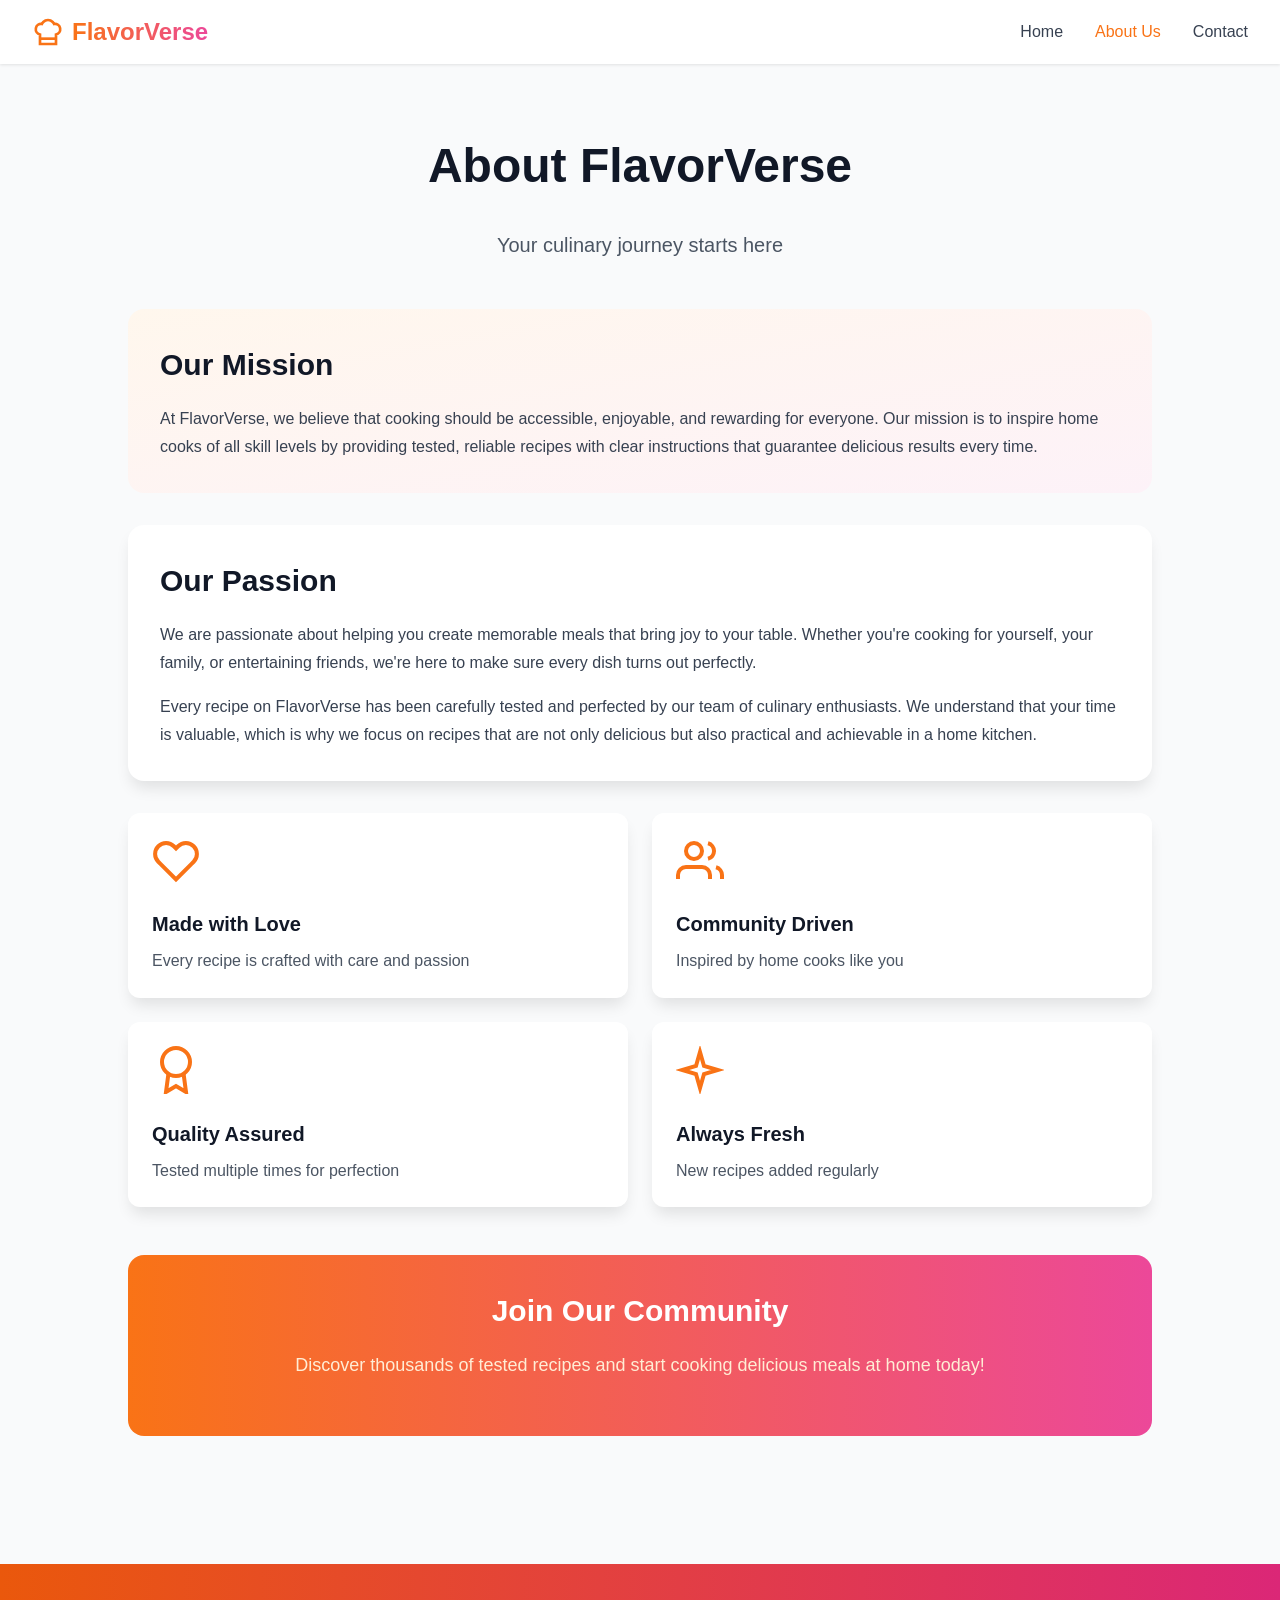
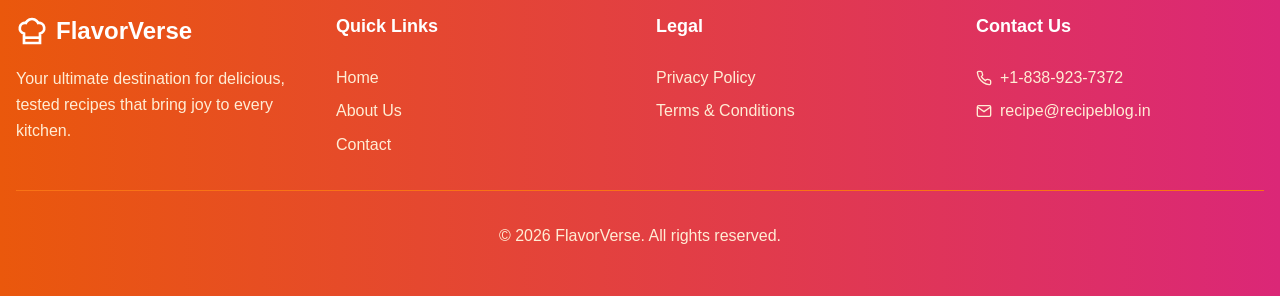
<file: about.html>
<!DOCTYPE html>
<html lang="en">
<head>
    <meta charset="UTF-8">
    <meta name="viewport" content="width=device-width, initial-scale=1.0">
    <title>About Us - FlavorVerse</title>
    <link rel="stylesheet" href="styles.css">
</head>
<body>
    <!-- Header -->
    <header id="header" class="header">
        <nav class="nav-container">
            <div class="nav-content">
                <!-- Logo -->
                <a href="index.html" class="logo">
                    <svg class="logo-icon" viewBox="0 0 24 24" fill="none" stroke="currentColor" stroke-width="2">
                        <path d="M6 13.87A4 4 0 0 1 7.41 6a5.11 5.11 0 0 1 1.05-1.54 5 5 0 0 1 7.08 0A5.11 5.11 0 0 1 16.59 6 4 4 0 0 1 18 13.87V21H6Z"/>
                        <line x1="6" y1="17" x2="18" y2="17"/>
                    </svg>
                    <span class="logo-text">FlavorVerse</span>
                </a>

                <!-- Desktop Navigation -->
                <div class="nav-links">
                    <a href="index.html" class="nav-link">Home</a>
                    <a href="about.html" class="nav-link active">About Us</a>
                    <a href="contact.html" class="nav-link">Contact</a>
                </div>

                <!-- Mobile Menu Button -->
                <button class="mobile-menu-btn" id="mobileMenuBtn" aria-label="Toggle menu">
                    <svg class="menu-icon" id="menuIcon" viewBox="0 0 24 24" fill="none" stroke="currentColor" stroke-width="2">
                        <line x1="3" y1="12" x2="21" y2="12"/>
                        <line x1="3" y1="6" x2="21" y2="6"/>
                        <line x1="3" y1="18" x2="21" y2="18"/>
                    </svg>
                    <svg class="close-icon hidden" id="closeIcon" viewBox="0 0 24 24" fill="none" stroke="currentColor" stroke-width="2">
                        <line x1="18" y1="6" x2="6" y2="18"/>
                        <line x1="6" y1="6" x2="18" y2="18"/>
                    </svg>
                </button>
            </div>
        </nav>

        <!-- Mobile Navigation -->
        <div class="mobile-nav hidden" id="mobileNav">
            <div class="mobile-nav-content">
                <a href="index.html" class="mobile-nav-link">Home</a>
                <a href="about.html" class="mobile-nav-link active">About Us</a>
                <a href="contact.html" class="mobile-nav-link">Contact</a>
            </div>
        </div>
    </header>

    <!-- Main Content -->
    <main class="main-content">
        <div class="page-container">
            <div class="page-content-narrow">
                <div class="page-header">
                    <h1 class="page-title">About FlavorVerse</h1>
                    <p class="page-subtitle">Your culinary journey starts here</p>
                </div>
                
                <div class="content-section bg-gradient rounded-xl mb-8">
                    <h2 class="content-title">Our Mission</h2>
                    <p class="content-text">
                        At FlavorVerse, we believe that cooking should be accessible, enjoyable, and rewarding for everyone. 
                        Our mission is to inspire home cooks of all skill levels by providing tested, reliable recipes with 
                        clear instructions that guarantee delicious results every time.
                    </p>
                </div>
                
                <div class="content-section bg-white rounded-xl shadow-lg mb-8">
                    <h2 class="content-title">Our Passion</h2>
                    <p class="content-text mb-4">
                        We are passionate about helping you create memorable meals that bring joy to your table. Whether 
                        you're cooking for yourself, your family, or entertaining friends, we're here to make sure every 
                        dish turns out perfectly.
                    </p>
                    <p class="content-text">
                        Every recipe on FlavorVerse has been carefully tested and perfected by our team of culinary 
                        enthusiasts. We understand that your time is valuable, which is why we focus on recipes that are 
                        not only delicious but also practical and achievable in a home kitchen.
                    </p>
                </div>
                
                <div class="values-grid">
                    <div class="value-card animate-fade-in">
                        <svg class="value-icon" viewBox="0 0 24 24" fill="none" stroke="currentColor" stroke-width="2">
                            <path d="M20.84 4.61a5.5 5.5 0 0 0-7.78 0L12 5.67l-1.06-1.06a5.5 5.5 0 0 0-7.78 7.78l1.06 1.06L12 21.23l7.78-7.78 1.06-1.06a5.5 5.5 0 0 0 0-7.78z"/>
                        </svg>
                        <h3 class="value-title">Made with Love</h3>
                        <p class="value-description">Every recipe is crafted with care and passion</p>
                    </div>
                    
                    <div class="value-card animate-fade-in" style="animation-delay: 0.1s">
                        <svg class="value-icon" viewBox="0 0 24 24" fill="none" stroke="currentColor" stroke-width="2">
                            <path d="M17 21v-2a4 4 0 0 0-4-4H5a4 4 0 0 0-4 4v2"/>
                            <circle cx="9" cy="7" r="4"/>
                            <path d="M23 21v-2a4 4 0 0 0-3-3.87"/>
                            <path d="M16 3.13a4 4 0 0 1 0 7.75"/>
                        </svg>
                        <h3 class="value-title">Community Driven</h3>
                        <p class="value-description">Inspired by home cooks like you</p>
                    </div>
                    
                    <div class="value-card animate-fade-in" style="animation-delay: 0.2s">
                        <svg class="value-icon" viewBox="0 0 24 24" fill="none" stroke="currentColor" stroke-width="2">
                            <circle cx="12" cy="8" r="7"/>
                            <polyline points="8.21 13.89 7 23 12 20 17 23 15.79 13.88"/>
                        </svg>
                        <h3 class="value-title">Quality Assured</h3>
                        <p class="value-description">Tested multiple times for perfection</p>
                    </div>
                    
                    <div class="value-card animate-fade-in" style="animation-delay: 0.3s">
                        <svg class="value-icon" viewBox="0 0 24 24" fill="none" stroke="currentColor" stroke-width="2">
                            <path d="M12 3L14 10L21 12L14 14L12 21L10 14L3 12L10 10L12 3Z"/>
                        </svg>
                        <h3 class="value-title">Always Fresh</h3>
                        <p class="value-description">New recipes added regularly</p>
                    </div>
                </div>
                
                <div class="cta-section">
                    <h2 class="cta-title">Join Our Community</h2>
                    <p class="cta-text">
                        Discover thousands of tested recipes and start cooking delicious meals at home today!
                    </p>
                </div>
            </div>
        </div>
    </main>

    <!-- Footer -->
    <footer class="footer">
        <div class="footer-container">
            <div class="footer-grid">
                <!-- Brand -->
                <div class="footer-section">
                    <div class="footer-brand">
                        <svg class="footer-logo-icon" viewBox="0 0 24 24" fill="none" stroke="currentColor" stroke-width="2">
                            <path d="M6 13.87A4 4 0 0 1 7.41 6a5.11 5.11 0 0 1 1.05-1.54 5 5 0 0 1 7.08 0A5.11 5.11 0 0 1 16.59 6 4 4 0 0 1 18 13.87V21H6Z"/>
                            <line x1="6" y1="17" x2="18" y2="17"/>
                        </svg>
                        <span class="footer-brand-text">FlavorVerse</span>
                    </div>
                    <p class="footer-description">
                        Your ultimate destination for delicious, tested recipes that bring joy to every kitchen.
                    </p>
                </div>

                <!-- Quick Links -->
                <div class="footer-section">
                    <h3 class="footer-title">Quick Links</h3>
                    <ul class="footer-links">
                        <li><a href="index.html" class="footer-link">Home</a></li>
                        <li><a href="about.html" class="footer-link">About Us</a></li>
                        <li><a href="contact.html" class="footer-link">Contact</a></li>
                    </ul>
                </div>

                <!-- Legal -->
                <div class="footer-section">
                    <h3 class="footer-title">Legal</h3>
                    <ul class="footer-links">
                        <li><a href="privacy.html" class="footer-link">Privacy Policy</a></li>
                        <li><a href="terms.html" class="footer-link">Terms & Conditions</a></li>
                    </ul>
                </div>

                <!-- Contact Info -->
                <div class="footer-section">
                    <h3 class="footer-title">Contact Us</h3>
                    <ul class="footer-contact">
                        <li class="footer-contact-item">
                            <svg class="footer-icon" viewBox="0 0 24 24" fill="none" stroke="currentColor" stroke-width="2">
                                <path d="M22 16.92v3a2 2 0 0 1-2.18 2 19.79 19.79 0 0 1-8.63-3.07 19.5 19.5 0 0 1-6-6 19.79 19.79 0 0 1-3.07-8.67A2 2 0 0 1 4.11 2h3a2 2 0 0 1 2 1.72 12.84 12.84 0 0 0 .7 2.81 2 2 0 0 1-.45 2.11L8.09 9.91a16 16 0 0 0 6 6l1.27-1.27a2 2 0 0 1 2.11-.45 12.84 12.84 0 0 0 2.81.7A2 2 0 0 1 22 16.92z"/>
                            </svg>
                            <span>+1-838-923-7372</span>
                        </li>
                        <li class="footer-contact-item">
                            <svg class="footer-icon" viewBox="0 0 24 24" fill="none" stroke="currentColor" stroke-width="2">
                                <path d="M4 4h16c1.1 0 2 .9 2 2v12c0 1.1-.9 2-2 2H4c-1.1 0-2-.9-2-2V6c0-1.1.9-2 2-2z"/>
                                <polyline points="22,6 12,13 2,6"/>
                            </svg>
                            <span>recipe@recipeblog.in</span>
                        </li>
                    </ul>
                </div>
            </div>

            <div class="footer-bottom">
                <p>&copy; 2026 FlavorVerse. All rights reserved.</p>
            </div>
        </div>
    </footer>

    <script src="mobile-menu.js"></script>
</body>
</html>
</file>
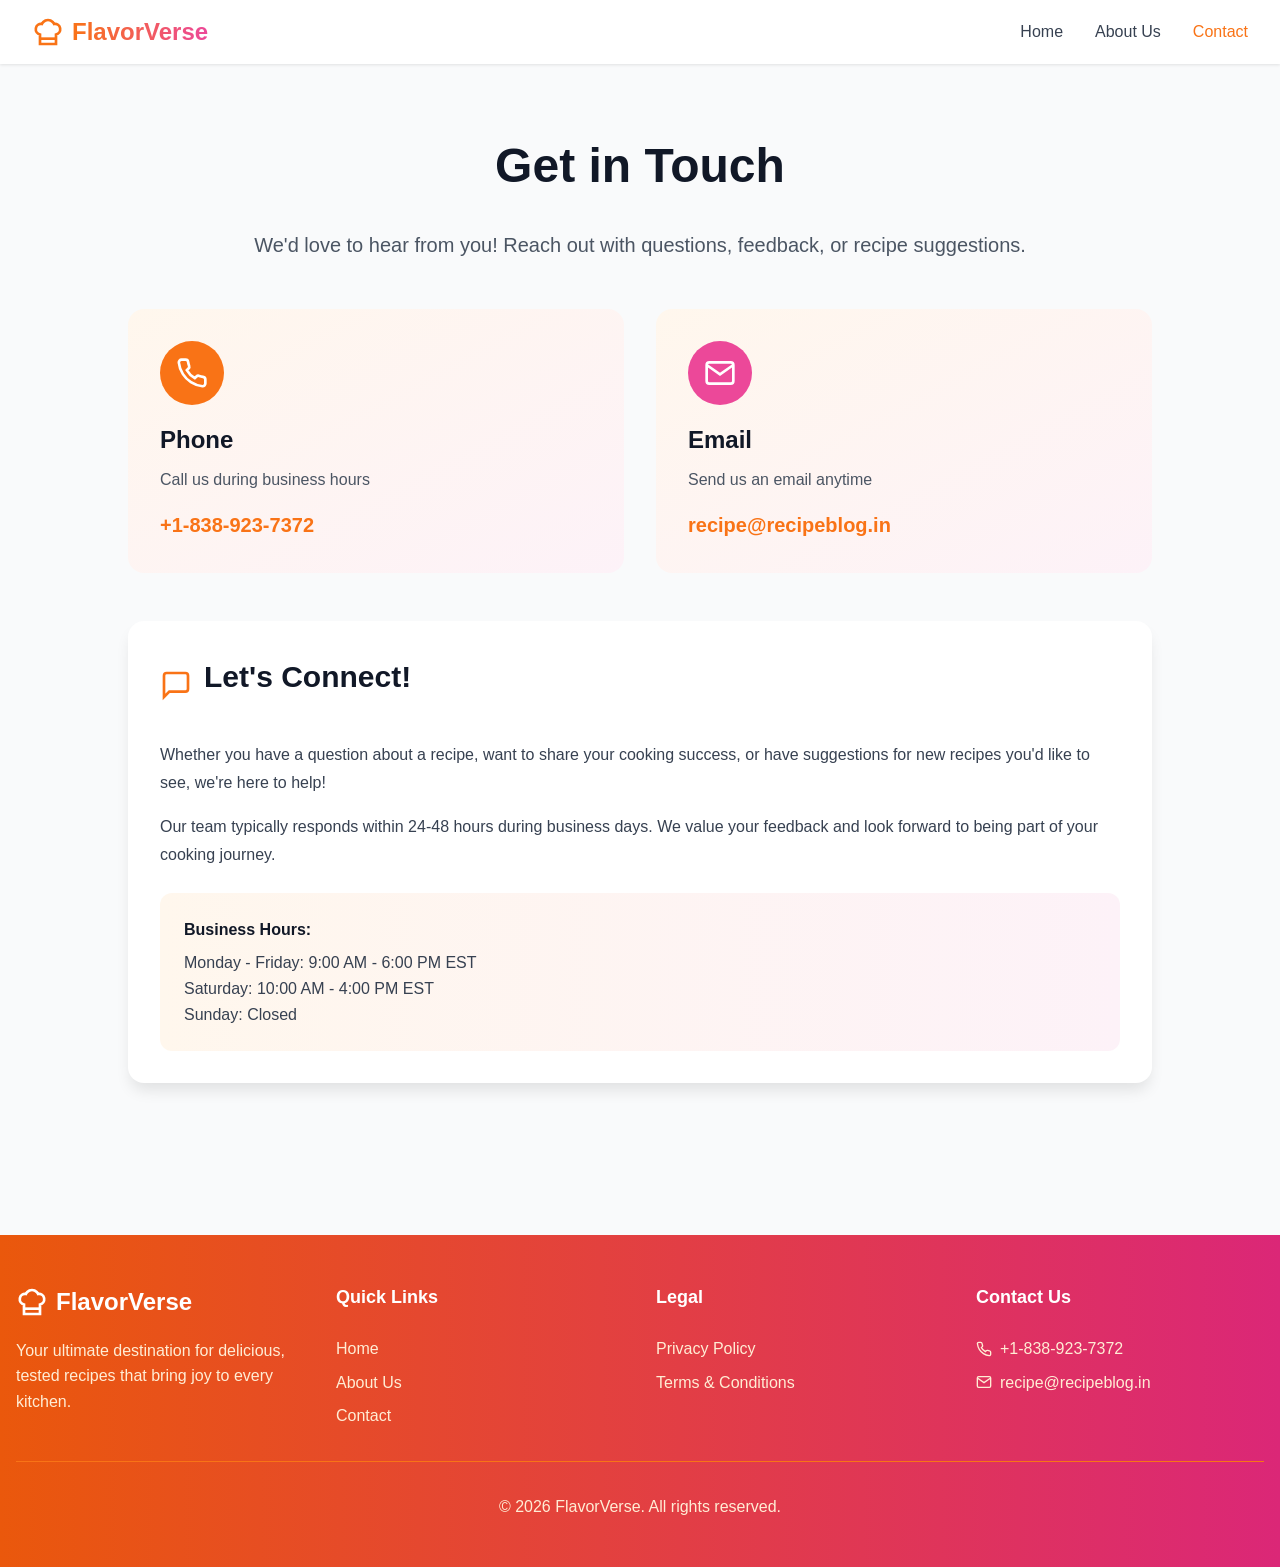
<file: contact.html>
<!DOCTYPE html>
<html lang="en">
<head>
    <meta charset="UTF-8">
    <meta name="viewport" content="width=device-width, initial-scale=1.0">
    <title>Contact Us - FlavorVerse</title>
    <link rel="stylesheet" href="styles.css">
</head>
<body>
    <!-- Header -->
    <header id="header" class="header">
        <nav class="nav-container">
            <div class="nav-content">
                <!-- Logo -->
                <a href="index.html" class="logo">
                    <svg class="logo-icon" viewBox="0 0 24 24" fill="none" stroke="currentColor" stroke-width="2">
                        <path d="M6 13.87A4 4 0 0 1 7.41 6a5.11 5.11 0 0 1 1.05-1.54 5 5 0 0 1 7.08 0A5.11 5.11 0 0 1 16.59 6 4 4 0 0 1 18 13.87V21H6Z"/>
                        <line x1="6" y1="17" x2="18" y2="17"/>
                    </svg>
                    <span class="logo-text">FlavorVerse</span>
                </a>

                <!-- Desktop Navigation -->
                <div class="nav-links">
                    <a href="index.html" class="nav-link">Home</a>
                    <a href="about.html" class="nav-link">About Us</a>
                    <a href="contact.html" class="nav-link active">Contact</a>
                </div>

                <!-- Mobile Menu Button -->
                <button class="mobile-menu-btn" id="mobileMenuBtn" aria-label="Toggle menu">
                    <svg class="menu-icon" id="menuIcon" viewBox="0 0 24 24" fill="none" stroke="currentColor" stroke-width="2">
                        <line x1="3" y1="12" x2="21" y2="12"/>
                        <line x1="3" y1="6" x2="21" y2="6"/>
                        <line x1="3" y1="18" x2="21" y2="18"/>
                    </svg>
                    <svg class="close-icon hidden" id="closeIcon" viewBox="0 0 24 24" fill="none" stroke="currentColor" stroke-width="2">
                        <line x1="18" y1="6" x2="6" y2="18"/>
                        <line x1="6" y1="6" x2="18" y2="18"/>
                    </svg>
                </button>
            </div>
        </nav>

        <!-- Mobile Navigation -->
        <div class="mobile-nav hidden" id="mobileNav">
            <div class="mobile-nav-content">
                <a href="index.html" class="mobile-nav-link">Home</a>
                <a href="about.html" class="mobile-nav-link">About Us</a>
                <a href="contact.html" class="mobile-nav-link active">Contact</a>
            </div>
        </div>
    </header>

    <!-- Main Content -->
    <main class="main-content">
        <div class="page-container">
            <div class="page-content-narrow">
                <div class="page-header">
                    <h1 class="page-title">Get in Touch</h1>
                    <p class="page-subtitle">We'd love to hear from you! Reach out with questions, feedback, or recipe suggestions.</p>
                </div>
                
                <div class="contact-grid">
                    <div class="contact-card">
                        <div class="contact-icon-wrapper bg-orange">
                            <svg class="contact-icon" viewBox="0 0 24 24" fill="none" stroke="currentColor" stroke-width="2">
                                <path d="M22 16.92v3a2 2 0 0 1-2.18 2 19.79 19.79 0 0 1-8.63-3.07 19.5 19.5 0 0 1-6-6 19.79 19.79 0 0 1-3.07-8.67A2 2 0 0 1 4.11 2h3a2 2 0 0 1 2 1.72 12.84 12.84 0 0 0 .7 2.81 2 2 0 0 1-.45 2.11L8.09 9.91a16 16 0 0 0 6 6l1.27-1.27a2 2 0 0 1 2.11-.45 12.84 12.84 0 0 0 2.81.7A2 2 0 0 1 22 16.92z"/>
                            </svg>
                        </div>
                        <h3 class="contact-card-title">Phone</h3>
                        <p class="contact-card-text">Call us during business hours</p>
                        <a href="tel:+18389237372" class="contact-link">+1-838-923-7372</a>
                    </div>
                    
                    <div class="contact-card">
                        <div class="contact-icon-wrapper bg-pink">
                            <svg class="contact-icon" viewBox="0 0 24 24" fill="none" stroke="currentColor" stroke-width="2">
                                <path d="M4 4h16c1.1 0 2 .9 2 2v12c0 1.1-.9 2-2 2H4c-1.1 0-2-.9-2-2V6c0-1.1.9-2 2-2z"/>
                                <polyline points="22,6 12,13 2,6"/>
                            </svg>
                        </div>
                        <h3 class="contact-card-title">Email</h3>
                        <p class="contact-card-text">Send us an email anytime</p>
                        <a href="mailto:recipe@recipeblog.in" class="contact-link">recipe@recipeblog.in</a>
                    </div>
                </div>
                
                <div class="content-section bg-white rounded-xl shadow-lg">
                    <div class="content-header">
                        <svg class="content-header-icon" viewBox="0 0 24 24" fill="none" stroke="currentColor" stroke-width="2">
                            <path d="M21 15a2 2 0 0 1-2 2H7l-4 4V5a2 2 0 0 1 2-2h14a2 2 0 0 1 2 2z"/>
                        </svg>
                        <h2 class="content-title">Let's Connect!</h2>
                    </div>
                    <div class="content-body">
                        <p class="content-text mb-4">
                            Whether you have a question about a recipe, want to share your cooking success, or have 
                            suggestions for new recipes you'd like to see, we're here to help!
                        </p>
                        <p class="content-text mb-6">
                            Our team typically responds within 24-48 hours during business days. We value your feedback 
                            and look forward to being part of your cooking journey.
                        </p>
                        <div class="business-hours">
                            <p class="business-hours-title">Business Hours:</p>
                            <p class="business-hours-item">Monday - Friday: 9:00 AM - 6:00 PM EST</p>
                            <p class="business-hours-item">Saturday: 10:00 AM - 4:00 PM EST</p>
                            <p class="business-hours-item">Sunday: Closed</p>
                        </div>
                    </div>
                </div>
            </div>
        </div>
    </main>

    <!-- Footer -->
    <footer class="footer">
        <div class="footer-container">
            <div class="footer-grid">
                <!-- Brand -->
                <div class="footer-section">
                    <div class="footer-brand">
                        <svg class="footer-logo-icon" viewBox="0 0 24 24" fill="none" stroke="currentColor" stroke-width="2">
                            <path d="M6 13.87A4 4 0 0 1 7.41 6a5.11 5.11 0 0 1 1.05-1.54 5 5 0 0 1 7.08 0A5.11 5.11 0 0 1 16.59 6 4 4 0 0 1 18 13.87V21H6Z"/>
                            <line x1="6" y1="17" x2="18" y2="17"/>
                        </svg>
                        <span class="footer-brand-text">FlavorVerse</span>
                    </div>
                    <p class="footer-description">
                        Your ultimate destination for delicious, tested recipes that bring joy to every kitchen.
                    </p>
                </div>

                <!-- Quick Links -->
                <div class="footer-section">
                    <h3 class="footer-title">Quick Links</h3>
                    <ul class="footer-links">
                        <li><a href="index.html" class="footer-link">Home</a></li>
                        <li><a href="about.html" class="footer-link">About Us</a></li>
                        <li><a href="contact.html" class="footer-link">Contact</a></li>
                    </ul>
                </div>

                <!-- Legal -->
                <div class="footer-section">
                    <h3 class="footer-title">Legal</h3>
                    <ul class="footer-links">
                        <li><a href="privacy.html" class="footer-link">Privacy Policy</a></li>
                        <li><a href="terms.html" class="footer-link">Terms & Conditions</a></li>
                    </ul>
                </div>

                <!-- Contact Info -->
                <div class="footer-section">
                    <h3 class="footer-title">Contact Us</h3>
                    <ul class="footer-contact">
                        <li class="footer-contact-item">
                            <svg class="footer-icon" viewBox="0 0 24 24" fill="none" stroke="currentColor" stroke-width="2">
                                <path d="M22 16.92v3a2 2 0 0 1-2.18 2 19.79 19.79 0 0 1-8.63-3.07 19.5 19.5 0 0 1-6-6 19.79 19.79 0 0 1-3.07-8.67A2 2 0 0 1 4.11 2h3a2 2 0 0 1 2 1.72 12.84 12.84 0 0 0 .7 2.81 2 2 0 0 1-.45 2.11L8.09 9.91a16 16 0 0 0 6 6l1.27-1.27a2 2 0 0 1 2.11-.45 12.84 12.84 0 0 0 2.81.7A2 2 0 0 1 22 16.92z"/>
                            </svg>
                            <span>+1-838-923-7372</span>
                        </li>
                        <li class="footer-contact-item">
                            <svg class="footer-icon" viewBox="0 0 24 24" fill="none" stroke="currentColor" stroke-width="2">
                                <path d="M4 4h16c1.1 0 2 .9 2 2v12c0 1.1-.9 2-2 2H4c-1.1 0-2-.9-2-2V6c0-1.1.9-2 2-2z"/>
                                <polyline points="22,6 12,13 2,6"/>
                            </svg>
                            <span>recipe@recipeblog.in</span>
                        </li>
                    </ul>
                </div>
            </div>

            <div class="footer-bottom">
                <p>&copy; 2026 FlavorVerse. All rights reserved.</p>
            </div>
        </div>
    </footer>

    <script src="mobile-menu.js"></script>
</body>
</html>
</file>
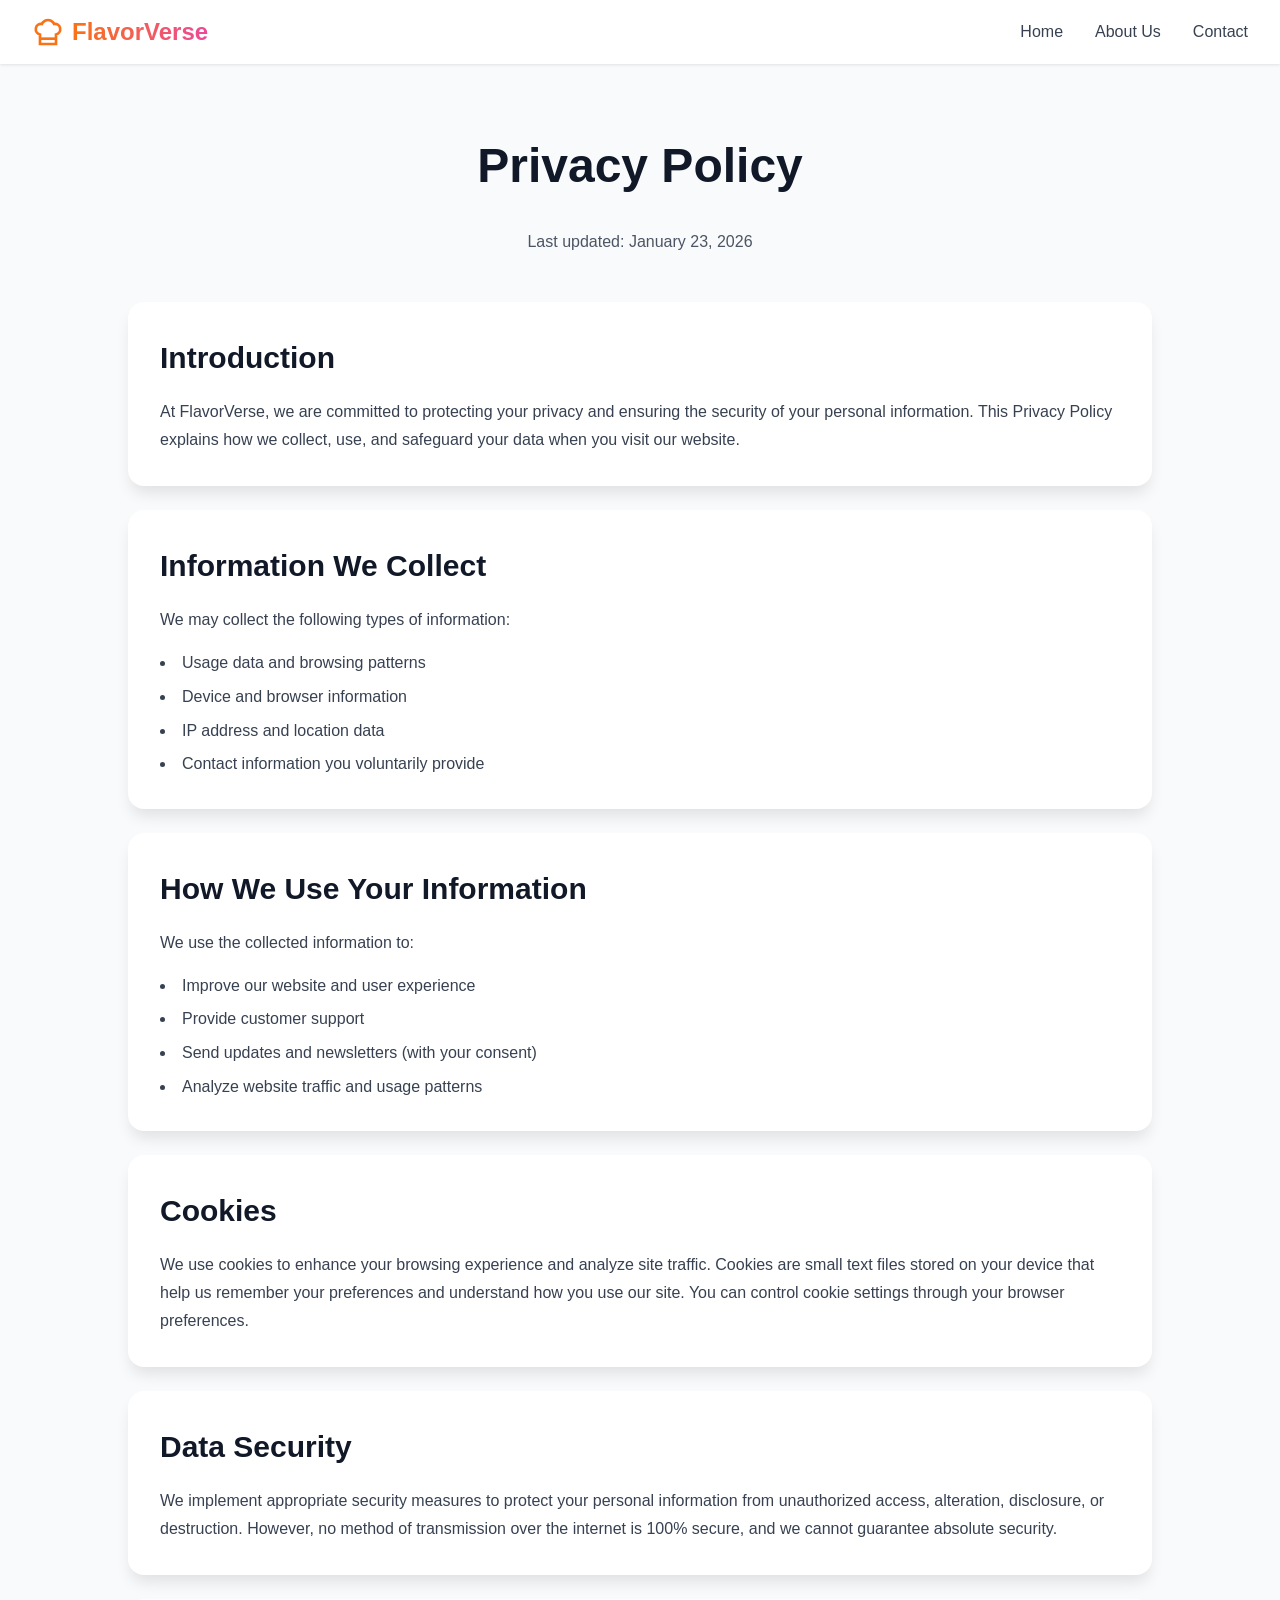
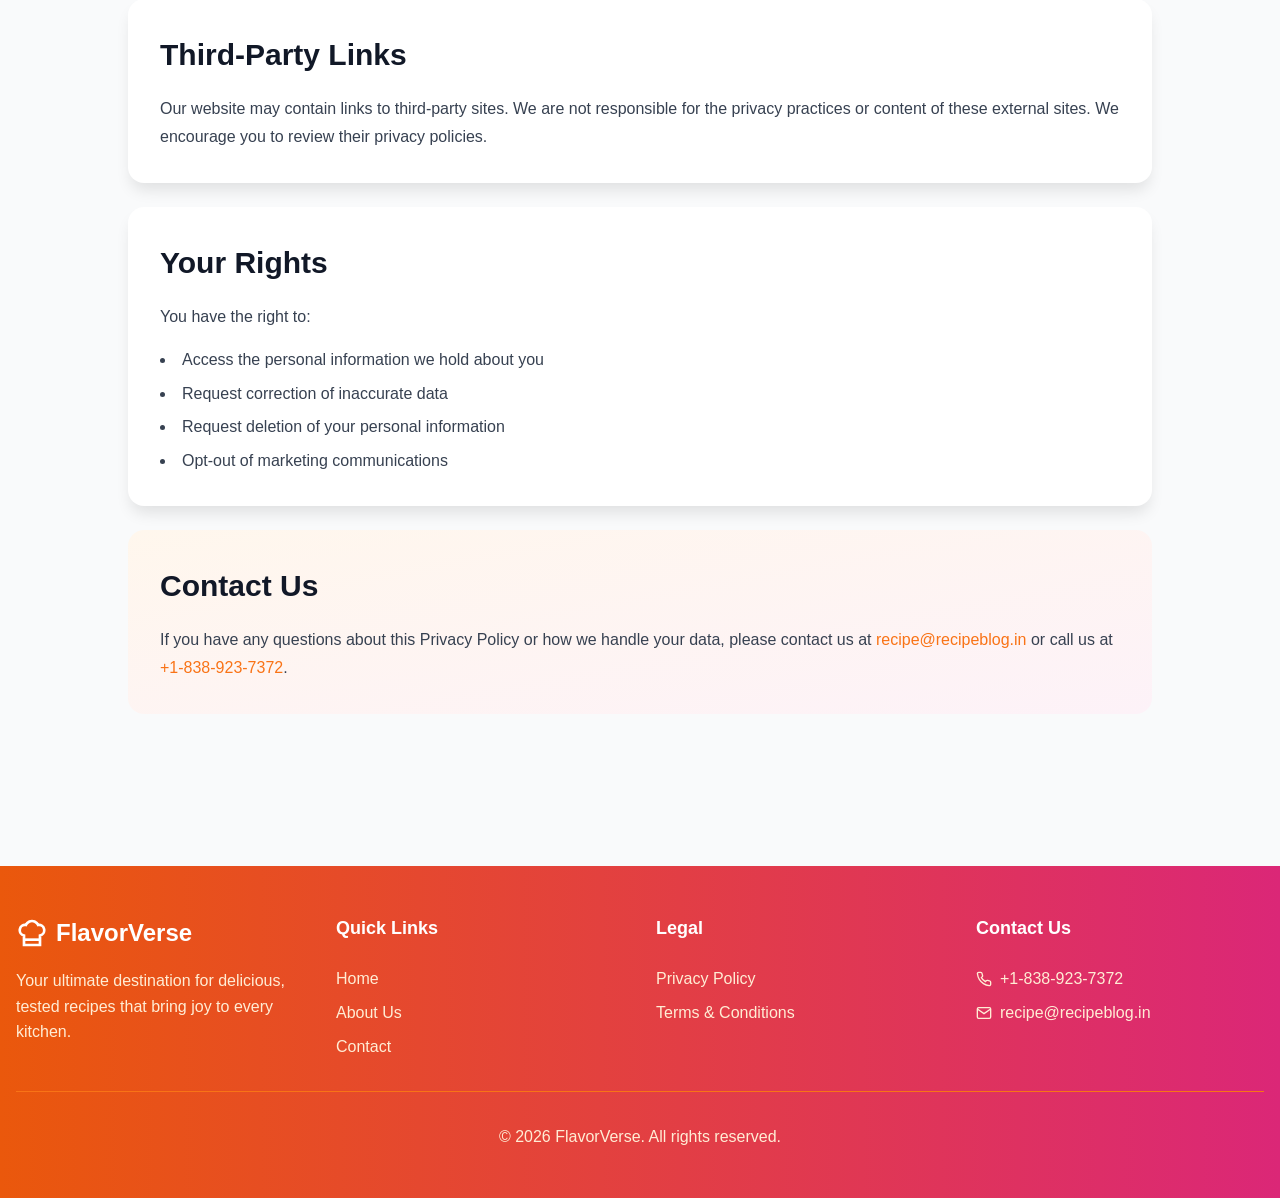
<file: privacy.html>
<!DOCTYPE html>
<html lang="en">
<head>
    <meta charset="UTF-8">
    <meta name="viewport" content="width=device-width, initial-scale=1.0">
    <title>Privacy Policy - FlavorVerse</title>
    <link rel="stylesheet" href="styles.css">
</head>
<body>
    <!-- Header -->
    <header id="header" class="header">
        <nav class="nav-container">
            <div class="nav-content">
                <!-- Logo -->
                <a href="index.html" class="logo">
                    <svg class="logo-icon" viewBox="0 0 24 24" fill="none" stroke="currentColor" stroke-width="2">
                        <path d="M6 13.87A4 4 0 0 1 7.41 6a5.11 5.11 0 0 1 1.05-1.54 5 5 0 0 1 7.08 0A5.11 5.11 0 0 1 16.59 6 4 4 0 0 1 18 13.87V21H6Z"/>
                        <line x1="6" y1="17" x2="18" y2="17"/>
                    </svg>
                    <span class="logo-text">FlavorVerse</span>
                </a>

                <!-- Desktop Navigation -->
                <div class="nav-links">
                    <a href="index.html" class="nav-link">Home</a>
                    <a href="about.html" class="nav-link">About Us</a>
                    <a href="contact.html" class="nav-link">Contact</a>
                </div>

                <!-- Mobile Menu Button -->
                <button class="mobile-menu-btn" id="mobileMenuBtn" aria-label="Toggle menu">
                    <svg class="menu-icon" id="menuIcon" viewBox="0 0 24 24" fill="none" stroke="currentColor" stroke-width="2">
                        <line x1="3" y1="12" x2="21" y2="12"/>
                        <line x1="3" y1="6" x2="21" y2="6"/>
                        <line x1="3" y1="18" x2="21" y2="18"/>
                    </svg>
                    <svg class="close-icon hidden" id="closeIcon" viewBox="0 0 24 24" fill="none" stroke="currentColor" stroke-width="2">
                        <line x1="18" y1="6" x2="6" y2="18"/>
                        <line x1="6" y1="6" x2="18" y2="18"/>
                    </svg>
                </button>
            </div>
        </nav>

        <!-- Mobile Navigation -->
        <div class="mobile-nav hidden" id="mobileNav">
            <div class="mobile-nav-content">
                <a href="index.html" class="mobile-nav-link">Home</a>
                <a href="about.html" class="mobile-nav-link">About Us</a>
                <a href="contact.html" class="mobile-nav-link">Contact</a>
            </div>
        </div>
    </header>

    <!-- Main Content -->
    <main class="main-content">
        <div class="page-container">
            <div class="page-content-narrow">
                <div class="page-header mb-12">
                    <h1 class="page-title">Privacy Policy</h1>
                    <p class="text-gray-600">Last updated: January 23, 2026</p>
                </div>
                
                <div class="content-section bg-white rounded-xl shadow-lg mb-6">
                    <h2 class="content-title">Introduction</h2>
                    <p class="content-text">
                        At FlavorVerse, we are committed to protecting your privacy and ensuring the security of your 
                        personal information. This Privacy Policy explains how we collect, use, and safeguard your data 
                        when you visit our website.
                    </p>
                </div>
                
                <div class="content-section bg-white rounded-xl shadow-lg mb-6">
                    <h2 class="content-title">Information We Collect</h2>
                    <p class="content-text mb-4">
                        We may collect the following types of information:
                    </p>
                    <ul class="content-list">
                        <li>Usage data and browsing patterns</li>
                        <li>Device and browser information</li>
                        <li>IP address and location data</li>
                        <li>Contact information you voluntarily provide</li>
                    </ul>
                </div>
                
                <div class="content-section bg-white rounded-xl shadow-lg mb-6">
                    <h2 class="content-title">How We Use Your Information</h2>
                    <p class="content-text mb-4">
                        We use the collected information to:
                    </p>
                    <ul class="content-list">
                        <li>Improve our website and user experience</li>
                        <li>Provide customer support</li>
                        <li>Send updates and newsletters (with your consent)</li>
                        <li>Analyze website traffic and usage patterns</li>
                    </ul>
                </div>
                
                <div class="content-section bg-white rounded-xl shadow-lg mb-6">
                    <h2 class="content-title">Cookies</h2>
                    <p class="content-text">
                        We use cookies to enhance your browsing experience and analyze site traffic. Cookies are small 
                        text files stored on your device that help us remember your preferences and understand how you 
                        use our site. You can control cookie settings through your browser preferences.
                    </p>
                </div>
                
                <div class="content-section bg-white rounded-xl shadow-lg mb-6">
                    <h2 class="content-title">Data Security</h2>
                    <p class="content-text">
                        We implement appropriate security measures to protect your personal information from unauthorized 
                        access, alteration, disclosure, or destruction. However, no method of transmission over the internet 
                        is 100% secure, and we cannot guarantee absolute security.
                    </p>
                </div>
                
                <div class="content-section bg-white rounded-xl shadow-lg mb-6">
                    <h2 class="content-title">Third-Party Links</h2>
                    <p class="content-text">
                        Our website may contain links to third-party sites. We are not responsible for the privacy 
                        practices or content of these external sites. We encourage you to review their privacy policies.
                    </p>
                </div>
                
                <div class="content-section bg-white rounded-xl shadow-lg mb-6">
                    <h2 class="content-title">Your Rights</h2>
                    <p class="content-text mb-4">
                        You have the right to:
                    </p>
                    <ul class="content-list">
                        <li>Access the personal information we hold about you</li>
                        <li>Request correction of inaccurate data</li>
                        <li>Request deletion of your personal information</li>
                        <li>Opt-out of marketing communications</li>
                    </ul>
                </div>
                
                <div class="content-section bg-gradient rounded-xl">
                    <h2 class="content-title">Contact Us</h2>
                    <p class="content-text">
                        If you have any questions about this Privacy Policy or how we handle your data, please 
                        contact us at <a href="mailto:recipe@recipeblog.in" class="text-link">recipe@recipeblog.in</a> or 
                        call us at <a href="tel:+18389237372" class="text-link">+1-838-923-7372</a>.
                    </p>
                </div>
            </div>
        </div>
    </main>

    <!-- Footer -->
    <footer class="footer">
        <div class="footer-container">
            <div class="footer-grid">
                <!-- Brand -->
                <div class="footer-section">
                    <div class="footer-brand">
                        <svg class="footer-logo-icon" viewBox="0 0 24 24" fill="none" stroke="currentColor" stroke-width="2">
                            <path d="M6 13.87A4 4 0 0 1 7.41 6a5.11 5.11 0 0 1 1.05-1.54 5 5 0 0 1 7.08 0A5.11 5.11 0 0 1 16.59 6 4 4 0 0 1 18 13.87V21H6Z"/>
                            <line x1="6" y1="17" x2="18" y2="17"/>
                        </svg>
                        <span class="footer-brand-text">FlavorVerse</span>
                    </div>
                    <p class="footer-description">
                        Your ultimate destination for delicious, tested recipes that bring joy to every kitchen.
                    </p>
                </div>

                <!-- Quick Links -->
                <div class="footer-section">
                    <h3 class="footer-title">Quick Links</h3>
                    <ul class="footer-links">
                        <li><a href="index.html" class="footer-link">Home</a></li>
                        <li><a href="about.html" class="footer-link">About Us</a></li>
                        <li><a href="contact.html" class="footer-link">Contact</a></li>
                    </ul>
                </div>

                <!-- Legal -->
                <div class="footer-section">
                    <h3 class="footer-title">Legal</h3>
                    <ul class="footer-links">
                        <li><a href="privacy.html" class="footer-link">Privacy Policy</a></li>
                        <li><a href="terms.html" class="footer-link">Terms & Conditions</a></li>
                    </ul>
                </div>

                <!-- Contact Info -->
                <div class="footer-section">
                    <h3 class="footer-title">Contact Us</h3>
                    <ul class="footer-contact">
                        <li class="footer-contact-item">
                            <svg class="footer-icon" viewBox="0 0 24 24" fill="none" stroke="currentColor" stroke-width="2">
                                <path d="M22 16.92v3a2 2 0 0 1-2.18 2 19.79 19.79 0 0 1-8.63-3.07 19.5 19.5 0 0 1-6-6 19.79 19.79 0 0 1-3.07-8.67A2 2 0 0 1 4.11 2h3a2 2 0 0 1 2 1.72 12.84 12.84 0 0 0 .7 2.81 2 2 0 0 1-.45 2.11L8.09 9.91a16 16 0 0 0 6 6l1.27-1.27a2 2 0 0 1 2.11-.45 12.84 12.84 0 0 0 2.81.7A2 2 0 0 1 22 16.92z"/>
                            </svg>
                            <span>+1-838-923-7372</span>
                        </li>
                        <li class="footer-contact-item">
                            <svg class="footer-icon" viewBox="0 0 24 24" fill="none" stroke="currentColor" stroke-width="2">
                                <path d="M4 4h16c1.1 0 2 .9 2 2v12c0 1.1-.9 2-2 2H4c-1.1 0-2-.9-2-2V6c0-1.1.9-2 2-2z"/>
                                <polyline points="22,6 12,13 2,6"/>
                            </svg>
                            <span>recipe@recipeblog.in</span>
                        </li>
                    </ul>
                </div>
            </div>

            <div class="footer-bottom">
                <p>&copy; 2026 FlavorVerse. All rights reserved.</p>
            </div>
        </div>
    </footer>

    <script src="mobile-menu.js"></script>
</body>
</html>
</file>
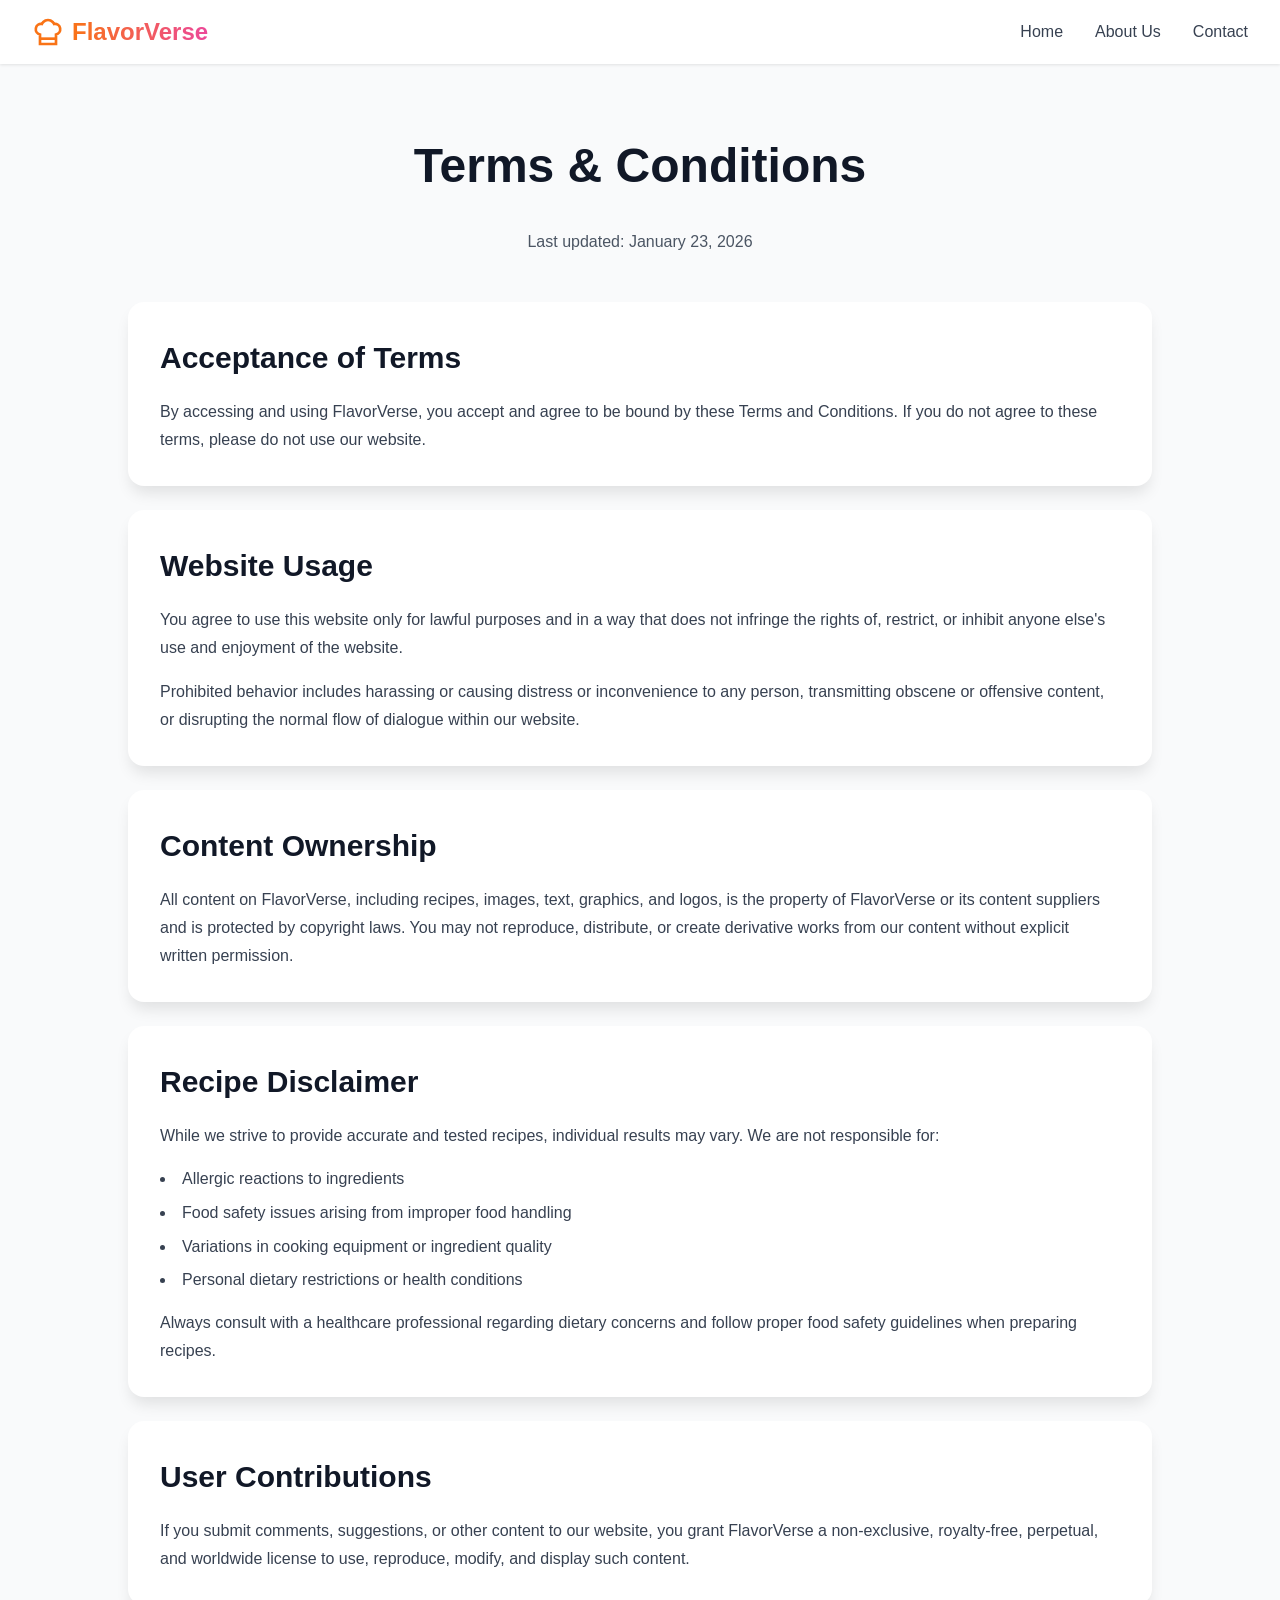
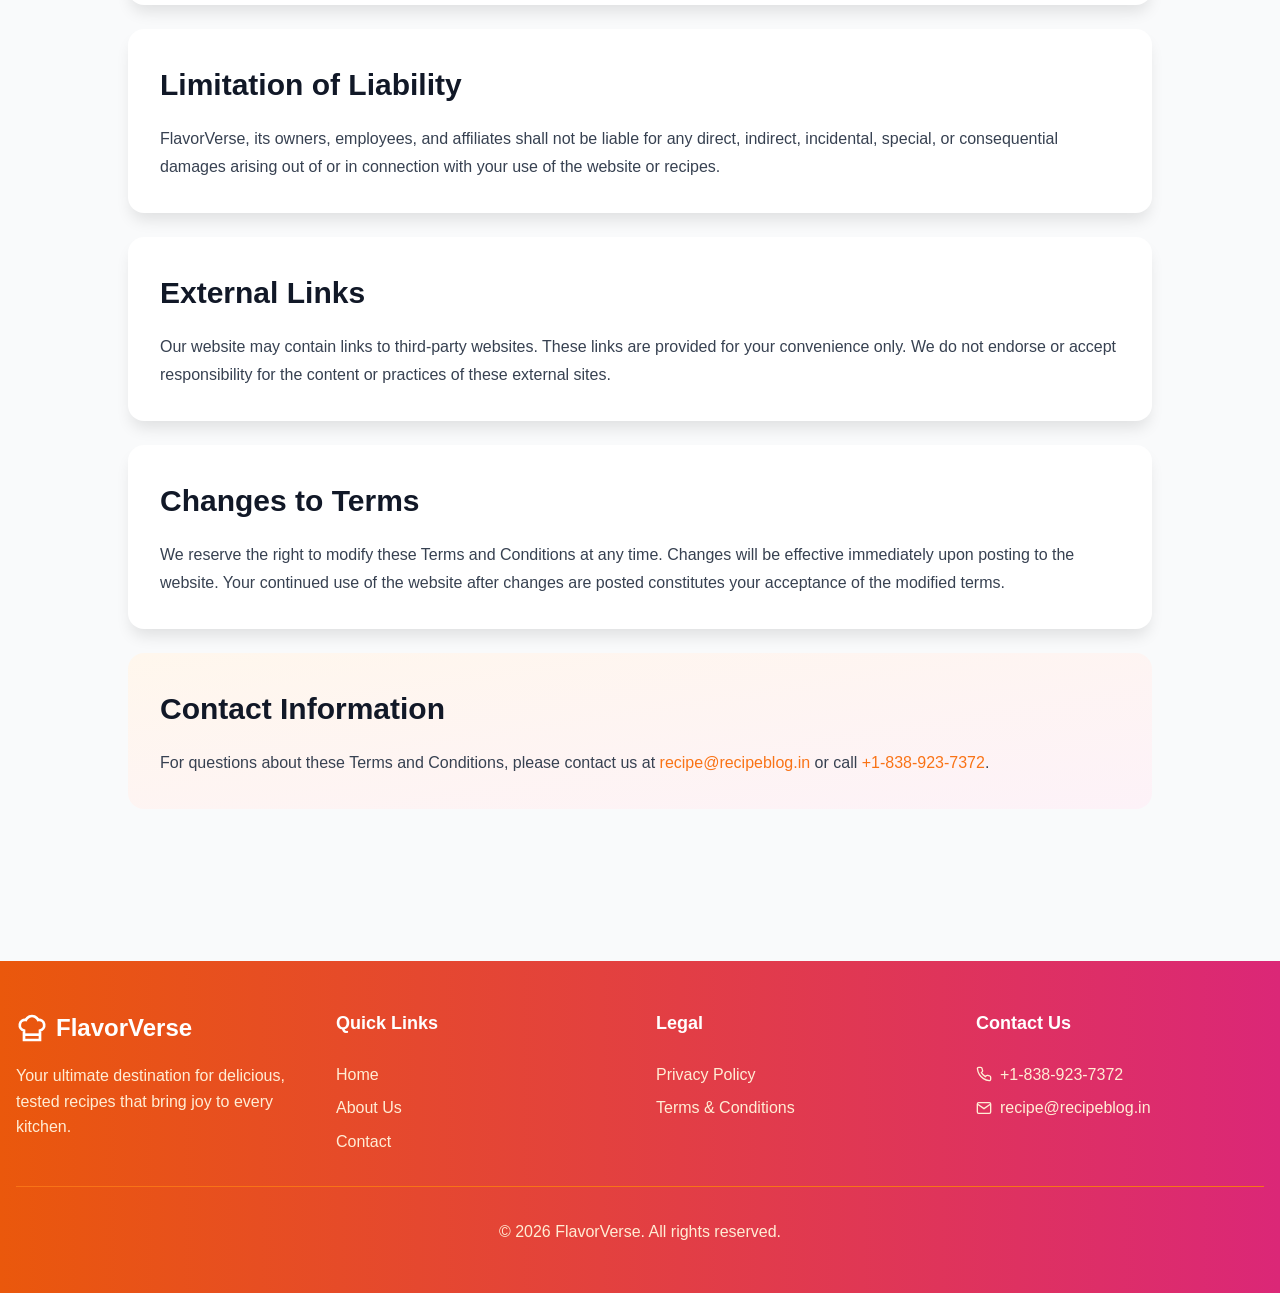
<file: terms.html>
<!DOCTYPE html>
<html lang="en">
<head>
    <meta charset="UTF-8">
    <meta name="viewport" content="width=device-width, initial-scale=1.0">
    <title>Terms & Conditions - FlavorVerse</title>
    <link rel="stylesheet" href="styles.css">
</head>
<body>
    <!-- Header -->
    <header id="header" class="header">
        <nav class="nav-container">
            <div class="nav-content">
                <!-- Logo -->
                <a href="index.html" class="logo">
                    <svg class="logo-icon" viewBox="0 0 24 24" fill="none" stroke="currentColor" stroke-width="2">
                        <path d="M6 13.87A4 4 0 0 1 7.41 6a5.11 5.11 0 0 1 1.05-1.54 5 5 0 0 1 7.08 0A5.11 5.11 0 0 1 16.59 6 4 4 0 0 1 18 13.87V21H6Z"/>
                        <line x1="6" y1="17" x2="18" y2="17"/>
                    </svg>
                    <span class="logo-text">FlavorVerse</span>
                </a>

                <!-- Desktop Navigation -->
                <div class="nav-links">
                    <a href="index.html" class="nav-link">Home</a>
                    <a href="about.html" class="nav-link">About Us</a>
                    <a href="contact.html" class="nav-link">Contact</a>
                </div>

                <!-- Mobile Menu Button -->
                <button class="mobile-menu-btn" id="mobileMenuBtn" aria-label="Toggle menu">
                    <svg class="menu-icon" id="menuIcon" viewBox="0 0 24 24" fill="none" stroke="currentColor" stroke-width="2">
                        <line x1="3" y1="12" x2="21" y2="12"/>
                        <line x1="3" y1="6" x2="21" y2="6"/>
                        <line x1="3" y1="18" x2="21" y2="18"/>
                    </svg>
                    <svg class="close-icon hidden" id="closeIcon" viewBox="0 0 24 24" fill="none" stroke="currentColor" stroke-width="2">
                        <line x1="18" y1="6" x2="6" y2="18"/>
                        <line x1="6" y1="6" x2="18" y2="18"/>
                    </svg>
                </button>
            </div>
        </nav>

        <!-- Mobile Navigation -->
        <div class="mobile-nav hidden" id="mobileNav">
            <div class="mobile-nav-content">
                <a href="index.html" class="mobile-nav-link">Home</a>
                <a href="about.html" class="mobile-nav-link">About Us</a>
                <a href="contact.html" class="mobile-nav-link">Contact</a>
            </div>
        </div>
    </header>

    <!-- Main Content -->
    <main class="main-content">
        <div class="page-container">
            <div class="page-content-narrow">
                <div class="page-header mb-12">
                    <h1 class="page-title">Terms & Conditions</h1>
                    <p class="text-gray-600">Last updated: January 23, 2026</p>
                </div>
                
                <div class="content-section bg-white rounded-xl shadow-lg mb-6">
                    <h2 class="content-title">Acceptance of Terms</h2>
                    <p class="content-text">
                        By accessing and using FlavorVerse, you accept and agree to be bound by these Terms and Conditions. 
                        If you do not agree to these terms, please do not use our website.
                    </p>
                </div>
                
                <div class="content-section bg-white rounded-xl shadow-lg mb-6">
                    <h2 class="content-title">Website Usage</h2>
                    <p class="content-text mb-4">
                        You agree to use this website only for lawful purposes and in a way that does not infringe the 
                        rights of, restrict, or inhibit anyone else's use and enjoyment of the website.
                    </p>
                    <p class="content-text">
                        Prohibited behavior includes harassing or causing distress or inconvenience to any person, 
                        transmitting obscene or offensive content, or disrupting the normal flow of dialogue within 
                        our website.
                    </p>
                </div>
                
                <div class="content-section bg-white rounded-xl shadow-lg mb-6">
                    <h2 class="content-title">Content Ownership</h2>
                    <p class="content-text">
                        All content on FlavorVerse, including recipes, images, text, graphics, and logos, is the property 
                        of FlavorVerse or its content suppliers and is protected by copyright laws. You may not reproduce, 
                        distribute, or create derivative works from our content without explicit written permission.
                    </p>
                </div>
                
                <div class="content-section bg-white rounded-xl shadow-lg mb-6">
                    <h2 class="content-title">Recipe Disclaimer</h2>
                    <p class="content-text mb-4">
                        While we strive to provide accurate and tested recipes, individual results may vary. We are not 
                        responsible for:
                    </p>
                    <ul class="content-list mb-4">
                        <li>Allergic reactions to ingredients</li>
                        <li>Food safety issues arising from improper food handling</li>
                        <li>Variations in cooking equipment or ingredient quality</li>
                        <li>Personal dietary restrictions or health conditions</li>
                    </ul>
                    <p class="content-text">
                        Always consult with a healthcare professional regarding dietary concerns and follow proper food 
                        safety guidelines when preparing recipes.
                    </p>
                </div>
                
                <div class="content-section bg-white rounded-xl shadow-lg mb-6">
                    <h2 class="content-title">User Contributions</h2>
                    <p class="content-text">
                        If you submit comments, suggestions, or other content to our website, you grant FlavorVerse 
                        a non-exclusive, royalty-free, perpetual, and worldwide license to use, reproduce, modify, and 
                        display such content.
                    </p>
                </div>
                
                <div class="content-section bg-white rounded-xl shadow-lg mb-6">
                    <h2 class="content-title">Limitation of Liability</h2>
                    <p class="content-text">
                        FlavorVerse, its owners, employees, and affiliates shall not be liable for any direct, indirect, 
                        incidental, special, or consequential damages arising out of or in connection with your use of 
                        the website or recipes.
                    </p>
                </div>
                
                <div class="content-section bg-white rounded-xl shadow-lg mb-6">
                    <h2 class="content-title">External Links</h2>
                    <p class="content-text">
                        Our website may contain links to third-party websites. These links are provided for your 
                        convenience only. We do not endorse or accept responsibility for the content or practices of 
                        these external sites.
                    </p>
                </div>
                
                <div class="content-section bg-white rounded-xl shadow-lg mb-6">
                    <h2 class="content-title">Changes to Terms</h2>
                    <p class="content-text">
                        We reserve the right to modify these Terms and Conditions at any time. Changes will be effective 
                        immediately upon posting to the website. Your continued use of the website after changes are posted 
                        constitutes your acceptance of the modified terms.
                    </p>
                </div>
                
                <div class="content-section bg-gradient rounded-xl">
                    <h2 class="content-title">Contact Information</h2>
                    <p class="content-text">
                        For questions about these Terms and Conditions, please contact us 
                        at <a href="mailto:recipe@recipeblog.in" class="text-link">recipe@recipeblog.in</a> or 
                        call <a href="tel:+18389237372" class="text-link">+1-838-923-7372</a>.
                    </p>
                </div>
            </div>
        </div>
    </main>

    <!-- Footer -->
    <footer class="footer">
        <div class="footer-container">
            <div class="footer-grid">
                <!-- Brand -->
                <div class="footer-section">
                    <div class="footer-brand">
                        <svg class="footer-logo-icon" viewBox="0 0 24 24" fill="none" stroke="currentColor" stroke-width="2">
                            <path d="M6 13.87A4 4 0 0 1 7.41 6a5.11 5.11 0 0 1 1.05-1.54 5 5 0 0 1 7.08 0A5.11 5.11 0 0 1 16.59 6 4 4 0 0 1 18 13.87V21H6Z"/>
                            <line x1="6" y1="17" x2="18" y2="17"/>
                        </svg>
                        <span class="footer-brand-text">FlavorVerse</span>
                    </div>
                    <p class="footer-description">
                        Your ultimate destination for delicious, tested recipes that bring joy to every kitchen.
                    </p>
                </div>

                <!-- Quick Links -->
                <div class="footer-section">
                    <h3 class="footer-title">Quick Links</h3>
                    <ul class="footer-links">
                        <li><a href="index.html" class="footer-link">Home</a></li>
                        <li><a href="about.html" class="footer-link">About Us</a></li>
                        <li><a href="contact.html" class="footer-link">Contact</a></li>
                    </ul>
                </div>

                <!-- Legal -->
                <div class="footer-section">
                    <h3 class="footer-title">Legal</h3>
                    <ul class="footer-links">
                        <li><a href="privacy.html" class="footer-link">Privacy Policy</a></li>
                        <li><a href="terms.html" class="footer-link">Terms & Conditions</a></li>
                    </ul>
                </div>

                <!-- Contact Info -->
                <div class="footer-section">
                    <h3 class="footer-title">Contact Us</h3>
                    <ul class="footer-contact">
                        <li class="footer-contact-item">
                            <svg class="footer-icon" viewBox="0 0 24 24" fill="none" stroke="currentColor" stroke-width="2">
                                <path d="M22 16.92v3a2 2 0 0 1-2.18 2 19.79 19.79 0 0 1-8.63-3.07 19.5 19.5 0 0 1-6-6 19.79 19.79 0 0 1-3.07-8.67A2 2 0 0 1 4.11 2h3a2 2 0 0 1 2 1.72 12.84 12.84 0 0 0 .7 2.81 2 2 0 0 1-.45 2.11L8.09 9.91a16 16 0 0 0 6 6l1.27-1.27a2 2 0 0 1 2.11-.45 12.84 12.84 0 0 0 2.81.7A2 2 0 0 1 22 16.92z"/>
                            </svg>
                            <span>+1-838-923-7372</span>
                        </li>
                        <li class="footer-contact-item">
                            <svg class="footer-icon" viewBox="0 0 24 24" fill="none" stroke="currentColor" stroke-width="2">
                                <path d="M4 4h16c1.1 0 2 .9 2 2v12c0 1.1-.9 2-2 2H4c-1.1 0-2-.9-2-2V6c0-1.1.9-2 2-2z"/>
                                <polyline points="22,6 12,13 2,6"/>
                            </svg>
                            <span>recipe@recipeblog.in</span>
                        </li>
                    </ul>
                </div>
            </div>

            <div class="footer-bottom">
                <p>&copy; 2026 FlavorVerse. All rights reserved.</p>
            </div>
        </div>
    </footer>

    <script src="mobile-menu.js"></script>
</body>
</html>
</file>
<file: styles.css>
/* FlavorVerse - Styles */

/* Reset and Base Styles */
* {
  margin: 0;
  padding: 0;
  box-sizing: border-box;
}

:root {
  --color-orange-50: #fff7ed;
  --color-orange-100: #ffedd5;
  --color-orange-500: #f97316;
  --color-orange-600: #ea580c;
  --color-pink-50: #fdf2f8;
  --color-pink-500: #ec4899;
  --color-pink-600: #db2777;
  --color-gray-50: #f9fafb;
  --color-gray-100: #f3f4f6;
  --color-gray-200: #e5e7eb;
  --color-gray-600: #4b5563;
  --color-gray-700: #374151;
  --color-gray-900: #111827;
  --color-white: #ffffff;
  --color-black: #000000;
}

html {
  scroll-behavior: smooth;
}

body {
  font-family: -apple-system, BlinkMacSystemFont, 'Segoe UI', Roboto, 'Helvetica Neue', Arial, sans-serif;
  line-height: 1.6;
  color: var(--color-gray-900);
  background-color: var(--color-gray-50);
  min-height: 100vh;
  display: flex;
  flex-direction: column;
}

/* Header Styles */
.header {
  position: sticky;
  top: 0;
  z-index: 50;
  background-color: var(--color-white);
  box-shadow: 0 1px 3px 0 rgba(0, 0, 0, 0.1);
}

.nav-container {
  max-width: 1280px;
  margin: 0 auto;
  padding: 0 1rem;
}

.nav-content {
  display: flex;
  align-items: center;
  justify-content: space-between;
  height: 4rem;
}

.logo {
  display: flex;
  align-items: center;
  gap: 0.5rem;
  text-decoration: none;
  transition: transform 0.2s;
}

.logo:hover {
  transform: scale(1.05);
}

.logo-icon {
  width: 2rem;
  height: 2rem;
  color: var(--color-orange-500);
}

.logo-text {
  font-size: 1.5rem;
  font-weight: 700;
  background: linear-gradient(to right, var(--color-orange-500), var(--color-pink-500));
  -webkit-background-clip: text;
  -webkit-text-fill-color: transparent;
  background-clip: text;
}

.nav-links {
  display: none;
  align-items: center;
  gap: 2rem;
}

.nav-link {
  color: var(--color-gray-700);
  text-decoration: none;
  font-weight: 500;
  transition: color 0.2s;
}

.nav-link:hover,
.nav-link.active {
  color: var(--color-orange-500);
}

.mobile-menu-btn {
  display: flex;
  padding: 0.5rem;
  background: none;
  border: none;
  border-radius: 0.5rem;
  cursor: pointer;
  transition: background-color 0.2s;
}

.mobile-menu-btn:hover {
  background-color: var(--color-gray-100);
}

.menu-icon,
.close-icon {
  width: 1.5rem;
  height: 1.5rem;
  color: var(--color-gray-700);
}

.hidden {
  display: none !important;
}

/* Mobile Navigation */
.mobile-nav {
  border-top: 1px solid var(--color-gray-200);
  background-color: var(--color-white);
  overflow: hidden;
  max-height: 0;
  transition: max-height 0.3s ease;
}

.mobile-nav.open {
  max-height: 500px;
}

.mobile-nav-content {
  padding: 1rem;
  display: flex;
  flex-direction: column;
  gap: 0.75rem;
}

.mobile-nav-link {
  display: block;
  padding: 0.5rem 0;
  color: var(--color-gray-700);
  text-decoration: none;
  font-weight: 500;
  transition: color 0.2s;
}

.mobile-nav-link:hover,
.mobile-nav-link.active {
  color: var(--color-orange-500);
}

/* Main Content */
.main-content {
  flex: 1;
}

/* Hero Slider */
.hero-slider {
  position: relative;
  width: 100%;
  height: 500px;
  overflow: hidden;
}

.hero-slider-container {
  position: relative;
  width: 100%;
  height: 100%;
}

.hero-slide {
  position: absolute;
  top: 0;
  left: 0;
  width: 100%;
  height: 100%;
  background-size: cover;
  background-position: center;
  opacity: 0;
  transition: opacity 0.8s ease-in-out;
}

.hero-slide.active {
  opacity: 1;
}

.hero-overlay {
  position: absolute;
  inset: 0;
  background-color: rgba(0, 0, 0, 0.4);
}

.hero-content {
  position: relative;
  z-index: 10;
  display: flex;
  flex-direction: column;
  align-items: center;
  justify-content: center;
  height: 100%;
  padding: 1rem;
  text-align: center;
  color: var(--color-white);
  max-width: 56rem;
  margin: 0 auto;
}

.hero-title {
  font-size: 2.25rem;
  font-weight: 700;
  margin-bottom: 1rem;
  animation: fadeInUp 0.8s ease;
}

.hero-description {
  font-size: 1.25rem;
  margin-bottom: 2rem;
  color: var(--color-gray-100);
  animation: fadeInUp 0.8s ease 0.2s backwards;
}

.hero-buttons {
  display: flex;
  flex-wrap: wrap;
  gap: 1rem;
  justify-content: center;
  animation: fadeInUp 0.8s ease 0.4s backwards;
}

.btn {
  display: inline-block;
  padding: 0.75rem 2rem;
  border-radius: 9999px;
  font-weight: 600;
  text-decoration: none;
  transition: all 0.2s;
}

.btn-primary {
  background-color: var(--color-orange-500);
  color: var(--color-white);
  box-shadow: 0 10px 15px -3px rgba(0, 0, 0, 0.1);
}

.btn-primary:hover {
  background-color: var(--color-orange-600);
}

.btn-secondary {
  background-color: rgba(255, 255, 255, 0.2);
  backdrop-filter: blur(8px);
  color: var(--color-white);
  border: 2px solid var(--color-white);
}

.btn-secondary:hover {
  background-color: rgba(255, 255, 255, 0.3);
}

.slider-dots {
  position: absolute;
  bottom: 2rem;
  left: 50%;
  transform: translateX(-50%);
  z-index: 20;
  display: flex;
  gap: 0.5rem;
}

.slider-dot {
  width: 0.75rem;
  height: 0.75rem;
  border-radius: 9999px;
  background-color: rgba(255, 255, 255, 0.5);
  border: none;
  cursor: pointer;
  transition: background-color 0.3s;
}

.slider-dot.active {
  background-color: var(--color-white);
}

/* Sections */
.section {
  padding: 4rem 1rem;
}

.section.bg-gray {
  background-color: var(--color-gray-50);
}

.section.bg-gradient {
  background: linear-gradient(to bottom right, var(--color-orange-50), var(--color-pink-50));
}

.container {
  max-width: 1280px;
  margin: 0 auto;
}

.section-header {
  text-align: center;
  margin-bottom: 3rem;
}

.section-title {
  font-size: 2.25rem;
  font-weight: 700;
  color: var(--color-gray-900);
  margin-bottom: 1rem;
}

.section-subtitle {
  font-size: 1.25rem;
  color: var(--color-gray-600);
}

/* Grid Layouts */
.categories-grid {
  display: grid;
  grid-template-columns: 1fr;
  gap: 1.5rem;
}

.recipes-grid {
  display: grid;
  grid-template-columns: 1fr;
  gap: 2rem;
}

.blog-grid {
  display: grid;
  grid-template-columns: 1fr;
  gap: 2rem;
}

.features-grid {
  display: grid;
  grid-template-columns: 1fr;
  gap: 2rem;
}

/* Category Cards */
.category-card {
  border-radius: 1rem;
  overflow: hidden;
  box-shadow: 0 10px 15px -3px rgba(0, 0, 0, 0.1);
  transition: all 0.3s;
}

.category-card:hover {
  box-shadow: 0 20px 25px -5px rgba(0, 0, 0, 0.1);
}

.category-card a {
  text-decoration: none;
}

.category-card-image {
  position: relative;
  aspect-ratio: 4 / 3;
  overflow: hidden;
}

.category-card-image img {
  width: 100%;
  height: 100%;
  object-fit: cover;
  transition: transform 0.5s;
}

.category-card:hover img {
  transform: scale(1.1);
}

.category-card-overlay {
  position: absolute;
  inset: 0;
  background: linear-gradient(to top, rgba(0, 0, 0, 0.8), rgba(0, 0, 0, 0.4), transparent);
  display: flex;
  flex-direction: column;
  justify-content: flex-end;
  padding: 1.5rem;
}

.category-card-content {
  color: var(--color-white);
}

.category-card-title {
  font-size: 1.5rem;
  font-weight: 700;
  margin-bottom: 0.5rem;
}

.category-card-description {
  color: var(--color-gray-200);
}

.category-card-badge {
  position: absolute;
  top: 1rem;
  right: 1rem;
  background-color: var(--color-orange-500);
  color: var(--color-white);
  padding: 0.5rem 1rem;
  border-radius: 9999px;
  font-weight: 600;
  opacity: 0;
  transition: opacity 0.3s;
}

.category-card:hover .category-card-badge {
  opacity: 1;
}

/* Recipe Cards */
.recipe-card {
  background-color: var(--color-white);
  border-radius: 1rem;
  overflow: hidden;
  box-shadow: 0 10px 15px -3px rgba(0, 0, 0, 0.1);
  transition: all 0.3s;
}

.recipe-card:hover {
  box-shadow: 0 20px 25px -5px rgba(0, 0, 0, 0.1);
  transform: translateY(-4px);
}

.recipe-card a {
  text-decoration: none;
  color: inherit;
}

.recipe-card-image {
  position: relative;
  aspect-ratio: 4 / 3;
  overflow: hidden;
}

.recipe-card-image img {
  width: 100%;
  height: 100%;
  object-fit: cover;
  transition: transform 0.5s;
}

.recipe-card:hover img {
  transform: scale(1.1);
}

.recipe-badge {
  position: absolute;
  top: 1rem;
  right: 1rem;
  background-color: var(--color-orange-500);
  color: var(--color-white);
  padding: 0.25rem 0.75rem;
  border-radius: 9999px;
  font-size: 0.875rem;
  font-weight: 600;
}

.recipe-card-content {
  padding: 1.5rem;
}

.recipe-card-title {
  font-size: 1.25rem;
  font-weight: 700;
  color: var(--color-gray-900);
  margin-bottom: 0.5rem;
  transition: color 0.2s;
}

.recipe-card:hover .recipe-card-title {
  color: var(--color-orange-500);
}

.recipe-card-description {
  color: var(--color-gray-600);
  margin-bottom: 1rem;
  display: -webkit-box;
  -webkit-line-clamp: 2;
  -webkit-box-orient: vertical;
  overflow: hidden;
}

.recipe-card-footer {
  display: flex;
  align-items: center;
  justify-content: space-between;
  font-size: 0.875rem;
  color: var(--color-gray-500);
}

.recipe-time {
  display: flex;
  align-items: center;
  gap: 0.5rem;
}

.recipe-link-text {
  color: var(--color-orange-500);
  font-weight: 600;
  transition: text-decoration 0.2s;
}

.recipe-card:hover .recipe-link-text {
  text-decoration: underline;
}

/* Blog Cards */
.blog-card {
  background-color: var(--color-white);
  border-radius: 1rem;
  overflow: hidden;
  box-shadow: 0 10px 15px -3px rgba(0, 0, 0, 0.1);
  transition: all 0.3s;
}

.blog-card:hover {
  box-shadow: 0 20px 25px -5px rgba(0, 0, 0, 0.1);
}

.blog-card-image {
  aspect-ratio: 16 / 9;
  overflow: hidden;
}

.blog-card-image img {
  width: 100%;
  height: 100%;
  object-fit: cover;
  transition: transform 0.5s;
}

.blog-card:hover img {
  transform: scale(1.1);
}

.blog-card-content {
  padding: 1.5rem;
}

.blog-card-title {
  font-size: 1.25rem;
  font-weight: 700;
  color: var(--color-gray-900);
  margin-bottom: 0.75rem;
  transition: color 0.2s;
  cursor: pointer;
}

.blog-card-title:hover {
  color: var(--color-orange-500);
}

.blog-card-excerpt {
  color: var(--color-gray-600);
  margin-bottom: 1rem;
}

.blog-card-meta {
  display: flex;
  align-items: center;
  gap: 1rem;
  font-size: 0.875rem;
  color: var(--color-gray-500);
}

.blog-meta-item {
  display: flex;
  align-items: center;
  gap: 0.25rem;
}

/* Feature Cards */
.feature-card {
  background-color: var(--color-white);
  border-radius: 1rem;
  padding: 1.5rem;
  box-shadow: 0 10px 15px -3px rgba(0, 0, 0, 0.1);
  transition: all 0.3s;
}

.feature-card:hover {
  box-shadow: 0 20px 25px -5px rgba(0, 0, 0, 0.1);
}

.feature-icon {
  width: 3rem;
  height: 3rem;
  color: var(--color-orange-500);
  margin-bottom: 1rem;
}

.feature-title {
  font-size: 1.25rem;
  font-weight: 700;
  color: var(--color-gray-900);
  margin-bottom: 0.5rem;
}

.feature-description {
  color: var(--color-gray-600);
}

/* Icons */
.icon-sm {
  width: 1rem;
  height: 1rem;
}

/* Footer */
.footer {
  background: linear-gradient(to right, #ea580c, #db2777);
  color: var(--color-white);
  margin-top: 4rem;
}

.footer-container {
  max-width: 1280px;
  margin: 0 auto;
  padding: 3rem 1rem;
}

.footer-grid {
  display: grid;
  grid-template-columns: 1fr;
  gap: 2rem;
  margin-bottom: 2rem;
}

.footer-section {
  display: flex;
  flex-direction: column;
  gap: 1rem;
}

.footer-brand {
  display: flex;
  align-items: center;
  gap: 0.5rem;
}

.footer-logo-icon {
  width: 2rem;
  height: 2rem;
}

.footer-brand-text {
  font-size: 1.5rem;
  font-weight: 700;
}

.footer-description {
  color: rgba(255, 237, 213, 1);
}

.footer-title {
  font-size: 1.125rem;
  font-weight: 700;
  margin-bottom: 0.5rem;
}

.footer-links {
  list-style: none;
  display: flex;
  flex-direction: column;
  gap: 0.5rem;
}

.footer-link {
  color: rgba(255, 237, 213, 1);
  text-decoration: none;
  transition: color 0.2s;
}

.footer-link:hover {
  color: var(--color-white);
}

.footer-contact {
  list-style: none;
  display: flex;
  flex-direction: column;
  gap: 0.5rem;
}

.footer-contact-item {
  display: flex;
  align-items: center;
  gap: 0.5rem;
  color: rgba(255, 237, 213, 1);
}

.footer-icon {
  width: 1rem;
  height: 1rem;
  flex-shrink: 0;
}

.footer-bottom {
  padding-top: 2rem;
  border-top: 1px solid rgba(249, 115, 22, 1);
  text-align: center;
  color: rgba(255, 237, 213, 1);
}

/* Pages */
.page-container {
  padding: 4rem 1rem;
}

.page-content-narrow {
  max-width: 64rem;
  margin: 0 auto;
}

.page-header {
  text-align: center;
  margin-bottom: 3rem;
}

.page-title {
  font-size: 3rem;
  font-weight: 700;
  color: var(--color-gray-900);
  margin-bottom: 1.5rem;
}

.page-subtitle {
  font-size: 1.25rem;
  color: var(--color-gray-600);
}

/* Content Sections */
.content-section {
  padding: 2rem;
  margin-bottom: 1.5rem;
}

.content-section.bg-white {
  background-color: var(--color-white);
}

.content-section.bg-gradient {
  background: linear-gradient(to bottom right, var(--color-orange-50), var(--color-pink-50));
}

.content-section.rounded-xl {
  border-radius: 1rem;
}

.content-section.shadow-lg {
  box-shadow: 0 10px 15px -3px rgba(0, 0, 0, 0.1);
}

.content-title {
  font-size: 1.875rem;
  font-weight: 700;
  color: var(--color-gray-900);
  margin-bottom: 1rem;
}

.content-text {
  color: var(--color-gray-700);
  line-height: 1.75;
}

.content-text.mb-4 {
  margin-bottom: 1rem;
}

.content-list {
  list-style: disc;
  list-style-position: inside;
  color: var(--color-gray-700);
  display: flex;
  flex-direction: column;
  gap: 0.5rem;
}

.content-header {
  display: flex;
  align-items: center;
  gap: 0.75rem;
  margin-bottom: 1.5rem;
}

.content-header-icon {
  width: 2rem;
  height: 2rem;
  color: var(--color-orange-500);
}

.content-body {
  color: var(--color-gray-700);
}

/* Values Grid */
.values-grid {
  display: grid;
  grid-template-columns: 1fr;
  gap: 1.5rem;
  margin-bottom: 3rem;
}

.value-card {
  background-color: var(--color-white);
  border-radius: 0.75rem;
  padding: 1.5rem;
  box-shadow: 0 10px 15px -3px rgba(0, 0, 0, 0.1);
  transition: box-shadow 0.3s;
}

.value-card:hover {
  box-shadow: 0 20px 25px -5px rgba(0, 0, 0, 0.1);
}

.value-icon {
  width: 3rem;
  height: 3rem;
  color: var(--color-orange-500);
  margin-bottom: 1rem;
}

.value-title {
  font-size: 1.25rem;
  font-weight: 700;
  color: var(--color-gray-900);
  margin-bottom: 0.5rem;
}

.value-description {
  color: var(--color-gray-600);
}

/* CTA Section */
.cta-section {
  background: linear-gradient(to right, var(--color-orange-500), var(--color-pink-500));
  border-radius: 1rem;
  padding: 2rem;
  text-align: center;
  color: var(--color-white);
}

.cta-title {
  font-size: 1.875rem;
  font-weight: 700;
  margin-bottom: 1rem;
}

.cta-text {
  font-size: 1.125rem;
  color: rgba(255, 237, 213, 1);
  margin-bottom: 1.5rem;
}

/* Contact */
.contact-grid {
  display: grid;
  grid-template-columns: 1fr;
  gap: 2rem;
  margin-bottom: 3rem;
}

.contact-card {
  background: linear-gradient(to bottom right, var(--color-orange-50), var(--color-pink-50));
  border-radius: 1rem;
  padding: 2rem;
  transition: box-shadow 0.3s;
}

.contact-card:hover {
  box-shadow: 0 10px 15px -3px rgba(0, 0, 0, 0.1);
}

.contact-icon-wrapper {
  display: flex;
  align-items: center;
  justify-content: center;
  width: 4rem;
  height: 4rem;
  border-radius: 9999px;
  margin-bottom: 1rem;
}

.contact-icon-wrapper.bg-orange {
  background-color: var(--color-orange-500);
}

.contact-icon-wrapper.bg-pink {
  background-color: var(--color-pink-500);
}

.contact-icon {
  width: 2rem;
  height: 2rem;
  color: var(--color-white);
}

.contact-card-title {
  font-size: 1.5rem;
  font-weight: 700;
  color: var(--color-gray-900);
  margin-bottom: 0.5rem;
}

.contact-card-text {
  color: var(--color-gray-600);
  margin-bottom: 1rem;
}

.contact-link {
  font-size: 1.25rem;
  color: var(--color-orange-500);
  font-weight: 600;
  text-decoration: none;
  transition: color 0.2s;
  word-break: break-all;
}

.contact-link:hover {
  color: var(--color-orange-600);
}

.business-hours {
  background: linear-gradient(to right, var(--color-orange-50), var(--color-pink-50));
  border-radius: 0.75rem;
  padding: 1.5rem;
  margin-top: 1.5rem;
}

.business-hours-title {
  font-weight: 600;
  color: var(--color-gray-900);
  margin-bottom: 0.5rem;
}

.business-hours-item {
  color: var(--color-gray-700);
}

/* Category Page */
.category-hero {
  position: relative;
  height: 400px;
  background-size: cover;
  background-position: center;
  margin-bottom: 4rem;
}

.category-hero-overlay {
  position: absolute;
  inset: 0;
  background-color: rgba(0, 0, 0, 0.5);
}

.category-hero-content {
  position: relative;
  z-index: 10;
  display: flex;
  flex-direction: column;
  align-items: center;
  justify-content: center;
  height: 100%;
  padding: 1rem;
  text-align: center;
  color: var(--color-white);
  max-width: 56rem;
  margin: 0 auto;
}

.category-hero-title {
  font-size: 3rem;
  font-weight: 700;
  margin-bottom: 1rem;
}

.category-hero-description {
  font-size: 1.25rem;
  color: var(--color-gray-100);
}

.category-hero-count {
  margin-top: 1.5rem;
  font-size: 1.125rem;
  color: rgba(251, 191, 36, 1);
}

/* Recipe Detail */
.recipe-hero {
  position: relative;
  height: 500px;
  background-size: cover;
  background-position: center;
}

.recipe-hero-overlay {
  position: absolute;
  inset: 0;
  background: linear-gradient(to top, rgba(0, 0, 0, 0.8), rgba(0, 0, 0, 0.4), transparent);
}

.recipe-hero-content-wrapper {
  position: absolute;
  bottom: 0;
  left: 0;
  right: 0;
  padding: 2rem 1rem;
}

.recipe-hero-content {
  max-width: 1280px;
  margin: 0 auto;
}

.recipe-hero-title {
  font-size: 2.25rem;
  font-weight: 700;
  color: var(--color-white);
  margin-bottom: 1rem;
}

.recipe-hero-description {
  font-size: 1.25rem;
  color: var(--color-gray-200);
}

.recipe-info-grid {
  display: grid;
  grid-template-columns: repeat(2, 1fr);
  gap: 1rem;
  margin-bottom: 3rem;
}

.recipe-info-card {
  background: linear-gradient(to bottom right, var(--color-orange-50), var(--color-pink-50));
  border-radius: 0.75rem;
  padding: 1.5rem;
  text-align: center;
}

.recipe-info-icon {
  width: 2rem;
  height: 2rem;
  color: var(--color-orange-500);
  margin: 0 auto 0.5rem;
}

.recipe-info-label {
  font-size: 0.875rem;
  color: var(--color-gray-600);
  margin-bottom: 0.25rem;
}

.recipe-info-value {
  font-weight: 700;
  color: var(--color-gray-900);
}

.recipe-detail-grid {
  display: grid;
  grid-template-columns: 1fr;
  gap: 2rem;
}

.recipe-ingredients {
  order: 2;
}

.recipe-main {
  order: 1;
}

.recipe-section-card {
  background-color: var(--color-white);
  border-radius: 1rem;
  padding: 2rem;
  box-shadow: 0 10px 15px -3px rgba(0, 0, 0, 0.1);
}

.recipe-section-card.sticky {
  position: sticky;
  top: 6rem;
}

.recipe-section-card.mb-8 {
  margin-bottom: 2rem;
}

.recipe-section-title {
  font-size: 1.875rem;
  font-weight: 700;
  color: var(--color-gray-900);
  margin-bottom: 1.5rem;
}

.ingredient-list {
  list-style: none;
  display: flex;
  flex-direction: column;
  gap: 0.75rem;
}

.ingredient-item {
  display: flex;
  align-items: flex-start;
  gap: 0.75rem;
}

.ingredient-number {
  flex-shrink: 0;
  width: 1.5rem;
  height: 1.5rem;
  background-color: var(--color-orange-500);
  border-radius: 9999px;
  display: flex;
  align-items: center;
  justify-content: center;
  color: var(--color-white);
  font-size: 0.875rem;
  font-weight: 700;
}

.ingredient-text {
  color: var(--color-gray-700);
}

.instruction-list {
  list-style: none;
  display: flex;
  flex-direction: column;
  gap: 1.5rem;
}

.instruction-item {
  display: flex;
  gap: 1rem;
}

.instruction-number {
  flex-shrink: 0;
  width: 2.5rem;
  height: 2.5rem;
  background: linear-gradient(to bottom right, var(--color-orange-500), var(--color-pink-500));
  border-radius: 9999px;
  display: flex;
  align-items: center;
  justify-content: center;
  color: var(--color-white);
  font-weight: 700;
  font-size: 1.125rem;
}

.instruction-text {
  flex: 1;
  color: var(--color-gray-700);
  line-height: 1.75;
}

.tips-section {
  background: linear-gradient(to bottom right, var(--color-orange-50), var(--color-pink-50));
  border-radius: 1rem;
  padding: 2rem;
}

.tips-header {
  display: flex;
  align-items: center;
  gap: 0.75rem;
  margin-bottom: 1rem;
}

.tips-icon {
  width: 2rem;
  height: 2rem;
  color: var(--color-orange-500);
}

.tips-list {
  list-style: none;
  display: flex;
  flex-direction: column;
  gap: 0.75rem;
}

.tip-item {
  display: flex;
  align-items: flex-start;
  gap: 0.75rem;
}

.tip-bullet {
  color: var(--color-orange-500);
  font-size: 1.25rem;
  margin-top: 0.125rem;
}

.tip-text {
  color: var(--color-gray-700);
}

.related-recipes {
  margin-top: 4rem;
}

.related-recipes-title {
  font-size: 1.875rem;
  font-weight: 700;
  color: var(--color-gray-900);
  margin-bottom: 2rem;
}

/* Text Utilities */
.text-center {
  text-align: center;
}

.text-xl {
  font-size: 1.25rem;
}

.text-gray-600 {
  color: var(--color-gray-600);
}

.text-link {
  color: var(--color-orange-500);
  text-decoration: none;
}

.text-link:hover {
  text-decoration: underline;
}

.mt-8 {
  margin-top: 2rem;
}

.mb-4 {
  margin-bottom: 1rem;
}

.mb-6 {
  margin-bottom: 1.5rem;
}

.mb-8 {
  margin-bottom: 2rem;
}

.py-12 {
  padding-top: 3rem;
  padding-bottom: 3rem;
}

/* Animations */
@keyframes fadeInUp {
  from {
    opacity: 0;
    transform: translateY(30px);
  }
  to {
    opacity: 1;
    transform: translateY(0);
  }
}

@keyframes fadeIn {
  from {
    opacity: 0;
    transform: translateY(20px);
  }
  to {
    opacity: 1;
    transform: translateY(0);
  }
}

@keyframes scaleIn {
  from {
    opacity: 0;
    transform: scale(0.9);
  }
  to {
    opacity: 1;
    transform: scale(1);
  }
}

.animate-fade-in {
  animation: fadeIn 0.6s ease forwards;
  opacity: 0;
}

.animate-scale-in {
  animation: scaleIn 0.4s ease forwards;
  opacity: 0;
}

/* Responsive Design */
@media (min-width: 640px) {
  .hero-title {
    font-size: 3rem;
  }
  
  .hero-description {
    font-size: 1.5rem;
  }
  
  .footer-grid {
    grid-template-columns: repeat(2, 1fr);
  }
  
  .contact-grid {
    grid-template-columns: repeat(2, 1fr);
  }
  
  .values-grid {
    grid-template-columns: repeat(2, 1fr);
  }
}

@media (min-width: 768px) {
  .nav-links {
    display: flex;
  }
  
  .mobile-menu-btn {
    display: none;
  }
  
  .hero-slider {
    height: 600px;
  }
  
  .hero-title {
    font-size: 3.75rem;
  }
  
  .categories-grid {
    grid-template-columns: repeat(2, 1fr);
  }
  
  .recipes-grid {
    grid-template-columns: repeat(2, 1fr);
  }
  
  .blog-grid {
    grid-template-columns: repeat(2, 1fr);
  }
  
  .recipe-info-grid {
    grid-template-columns: repeat(4, 1fr);
  }
  
  .category-hero-title {
    font-size: 3.75rem;
  }
  
  .category-hero-description {
    font-size: 1.5rem;
  }
  
  .recipe-hero-title {
    font-size: 3.75rem;
  }
}

@media (min-width: 1024px) {
  .nav-container {
    padding: 0 2rem;
  }
  
  .categories-grid {
    grid-template-columns: repeat(3, 1fr);
  }
  
  .recipes-grid {
    grid-template-columns: repeat(3, 1fr);
  }
  
  .blog-grid {
    grid-template-columns: repeat(3, 1fr);
  }
  
  .features-grid {
    grid-template-columns: repeat(4, 1fr);
  }
  
  .footer-grid {
    grid-template-columns: repeat(4, 1fr);
  }
  
  .recipe-detail-grid {
    grid-template-columns: 1fr 2fr;
  }
  
  .recipe-ingredients {
    order: 1;
  }
  
  .recipe-main {
    order: 2;
  }
}

@media (min-width: 1280px) {
  .categories-grid {
    grid-template-columns: repeat(4, 1fr);
  }
}
</file>
